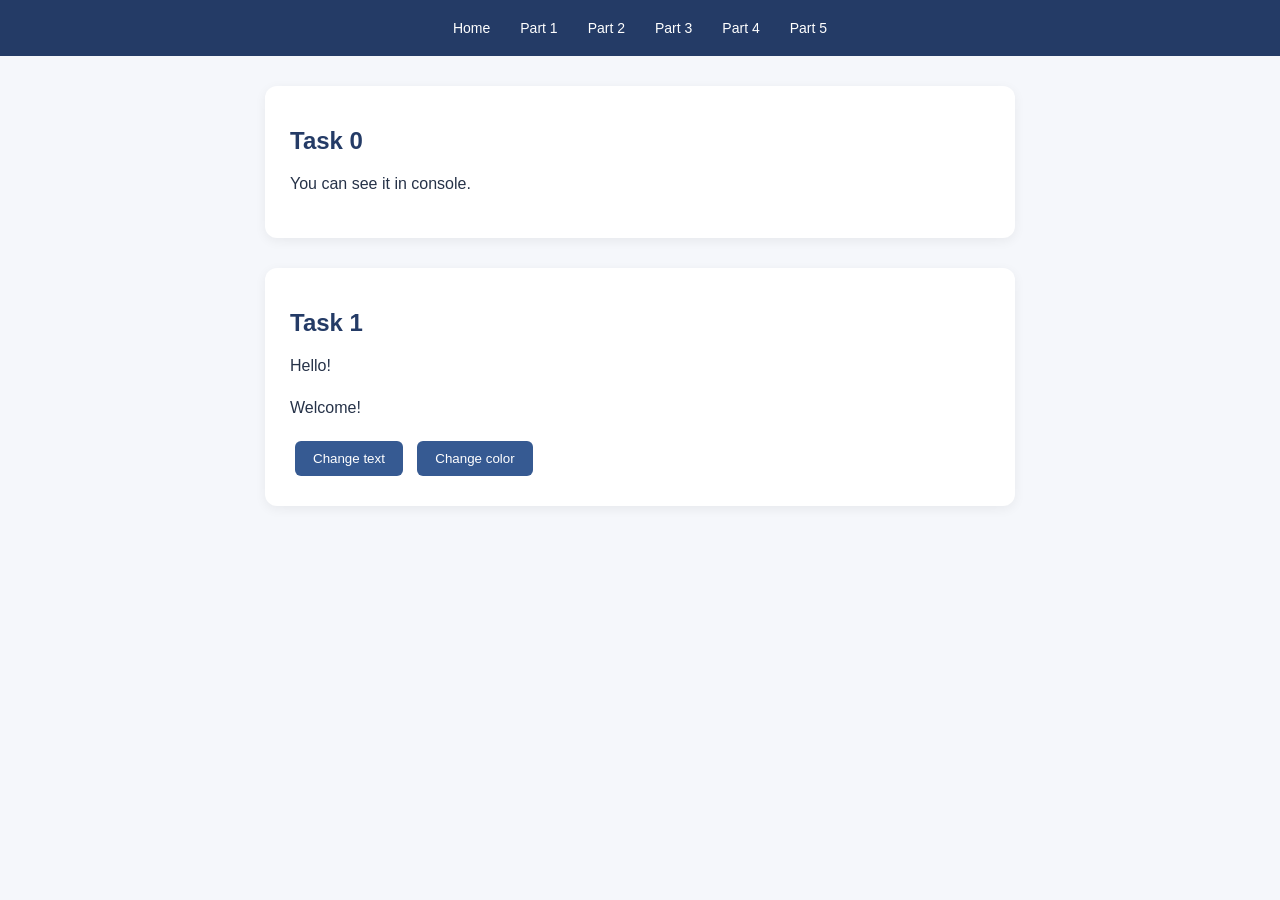
<file: part1.html>
<!DOCTYPE html>
<html lang="en">
<head>
    <meta charset="UTF-8">
    <meta name="viewport" content="width=device-width, initial-scale=1.0">
    <title>Part1</title>
    <link rel="stylesheet" href="style.css">
</head>
<body>
    <nav class="navbar">
        <div class="nav-links">
            <a href="index.html">Home</a>
            <a href="part1.html">Part 1</a>
            <a href="part2.html">Part 2</a>
            <a href="part3.html">Part 3</a>
            <a href="part4.html">Part 4</a>
            <a href="part5.html">Part 5</a>
        </div>
    </nav>
    <div id="Task0" class="task">
    <h1>Task 0</h1>
    <p>You can see it in console.</p>
    </div>

    <div id="Task1" class="task">
    <h1>Task 1</h1>
    <p id="text">Hello!</p>
    <p class="wlcm">Welcome!</p>
    <button id="btn">Change text</button>
    <button id="btn-css">Change color</button>
    </div>

    <script src="https://code.jquery.com/jquery-3.7.1.min.js"></script>
    <script src="part1.js"></script>
</body>
</html>
</file>
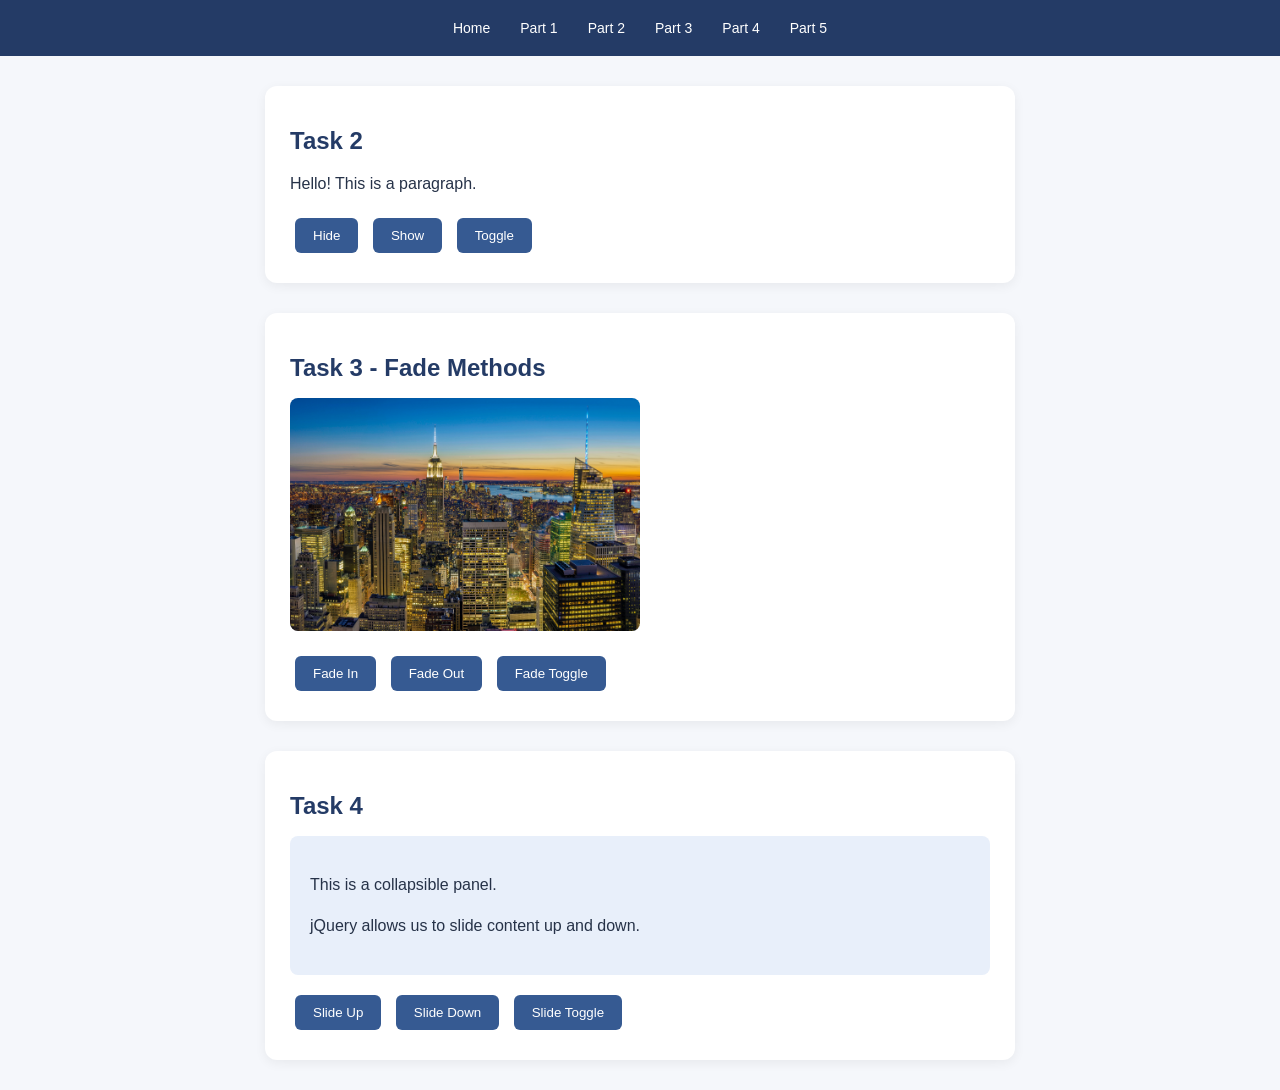
<file: part2.html>
<!DOCTYPE html>
<html lang="en">
<head>
    <meta charset="UTF-8">
    <meta name="viewport" content="width=device-width, initial-scale=1.0">
    <title>Part 2</title>
    <link rel="stylesheet" href="style.css">
</head>
<body>
    <nav class="navbar">
        <div class="nav-links">
            <a href="index.html">Home</a>
            <a href="part1.html">Part 1</a>
            <a href="part2.html">Part 2</a>
            <a href="part3.html">Part 3</a>
            <a href="part4.html">Part 4</a>
            <a href="part5.html">Part 5</a>
        </div>
    </nav>

    <div id="Task2" class="task">

    <h1>Task 2</h1>
    <p id="message">Hello! This is a paragraph.</p>
    <button id="hideBtn">Hide</button>
    <button id="showBtn">Show</button>
    <button id="toggleBtn">Toggle</button>

    </div>

    <div id="Task3" class="task">
    <h1>Task 3 - Fade Methods</h1>
    <img id="fadeImage" src="Lights_of_Rockefeller_Center_during_sunset.jpg" alt="New York">
    <div>
        <button id="fadeInBtn">Fade In</button>
        <button id="fadeOutBtn">Fade Out</button>
        <button id="fadeToggleBtn">Fade Toggle</button>
    </div>

    </div>

    <div id="Task4" class="task">

    <h1>Task 4</h1>

    <div id="slidePanel">
        <p>This is a collapsible panel.</p>
        <p>jQuery allows us to slide content up and down.</p>
    </div>
    
    <button id="slideUpBtn">Slide Up</button>
    <button id="slideDownBtn">Slide Down</button>
    <button id="slideToggleBtn">Slide Toggle</button>

    </div>

    <script src="https://code.jquery.com/jquery-3.7.1.min.js"></script>
    <script src="part2.js"></script>
</body>
</html>
</file>
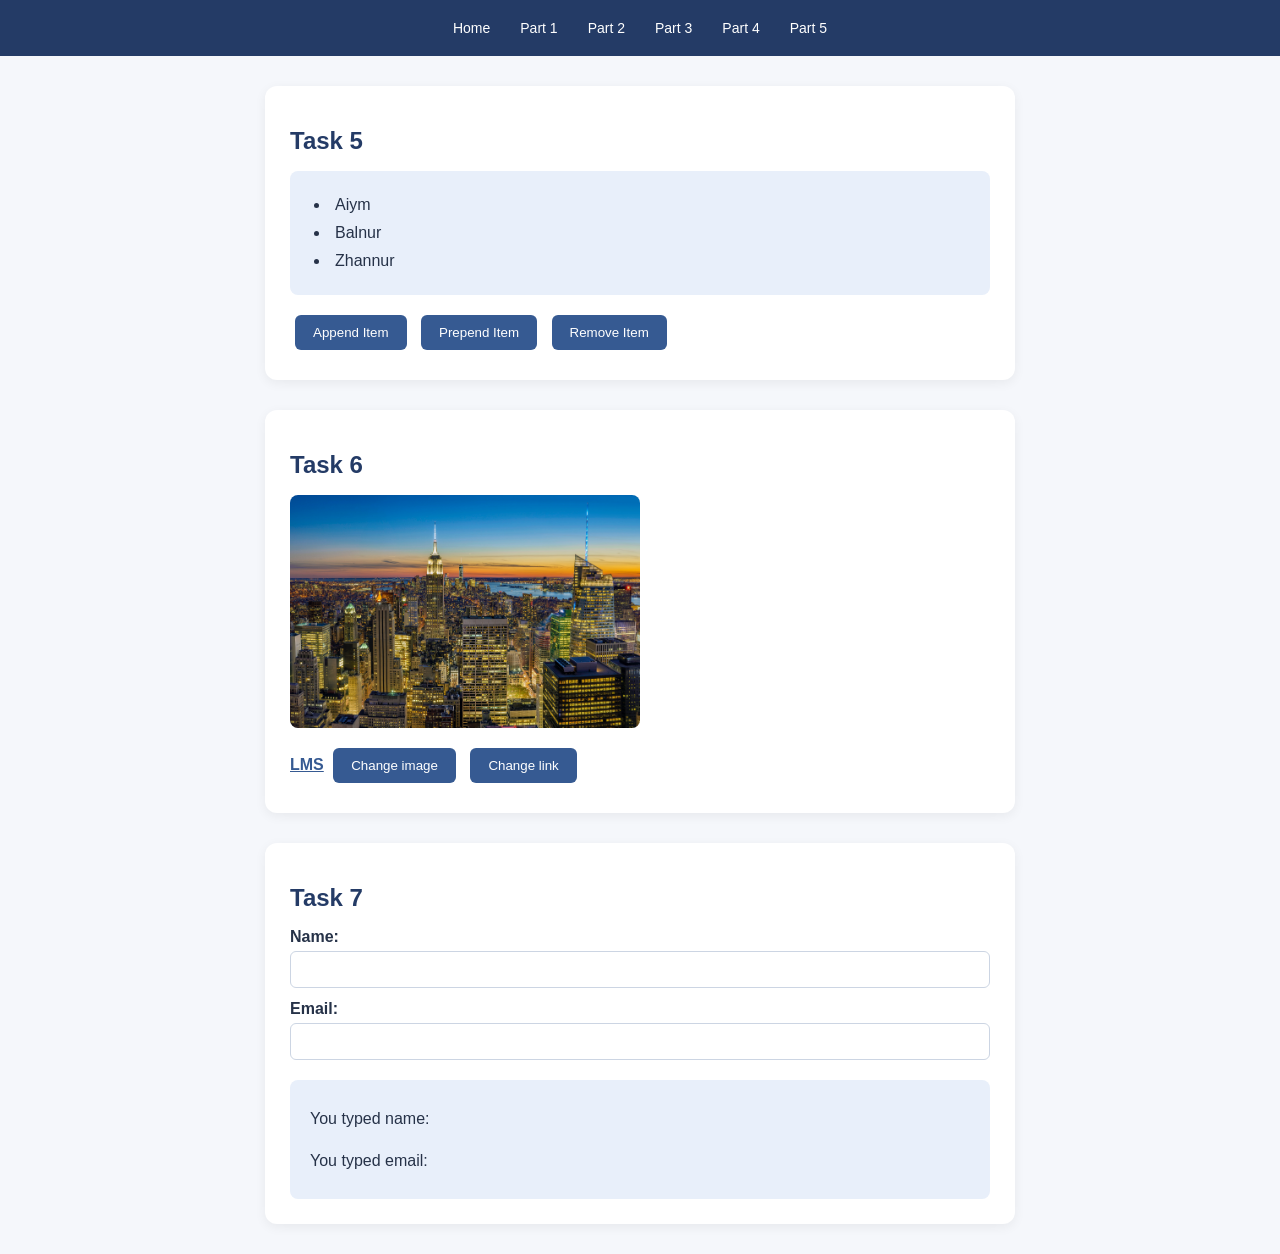
<file: part3.html>
<!DOCTYPE html>
<html lang="en">
<head>
    <meta charset="UTF-8">
    <meta name="viewport" content="width=device-width, initial-scale=1.0">
    <title>Part 3</title>
    <link rel="stylesheet" href="style.css">
</head>
<body>
    <nav class="navbar">
        <div class="nav-links">
            <a href="index.html">Home</a>
            <a href="part1.html">Part 1</a>
            <a href="part2.html">Part 2</a>
            <a href="part3.html">Part 3</a>
            <a href="part4.html">Part 4</a>
            <a href="part5.html">Part 5</a>
        </div>
    </nav>

    <div id="Task5" class="task">
        <h1>Task 5</h1>
        <ul id="List">
            <li>Aiym</li>
            <li>Balnur</li>
            <li>Zhannur</li>
        </ul>

        <button id="appendBtn"> Append Item</button>
        <button id="prependBtn"> Prepend Item </button>
        <button id="removeBtn"> Remove Item </button>
    </div>

    <div id="Task6" class="task">
        <h1>Task 6</h1>
        <img id="img" src="Lights_of_Rockefeller_Center_during_sunset.jpg" alt="New York">
        <a id="link" href="https://lms.astanait.edu.kz/my/">LMS</a>

        <button id="srcBtn">Change image</button>
        <button id="hrefBtn">Change link</button>
    </div>

    <div id="Task7" class="task">
        <h1>Task 7</h1>

        <form id="formInput">
            <label for="name">Name:</label>
            <input type="text" name="name" id="name">
            <label for="email">Email:</label>
            <input type="email" name="email" id="email">
        </form>

        <div id="formOutput">
            <p>You typed name: <span id="displayName"></span></p>
            <p>You typed email: <span id="displayEmail"></span></p>
        </div>
    </div>

    <script src="https://code.jquery.com/jquery-3.7.1.min.js"></script>
    <script src="part3.js"></script>
</body>
</html>
</file>
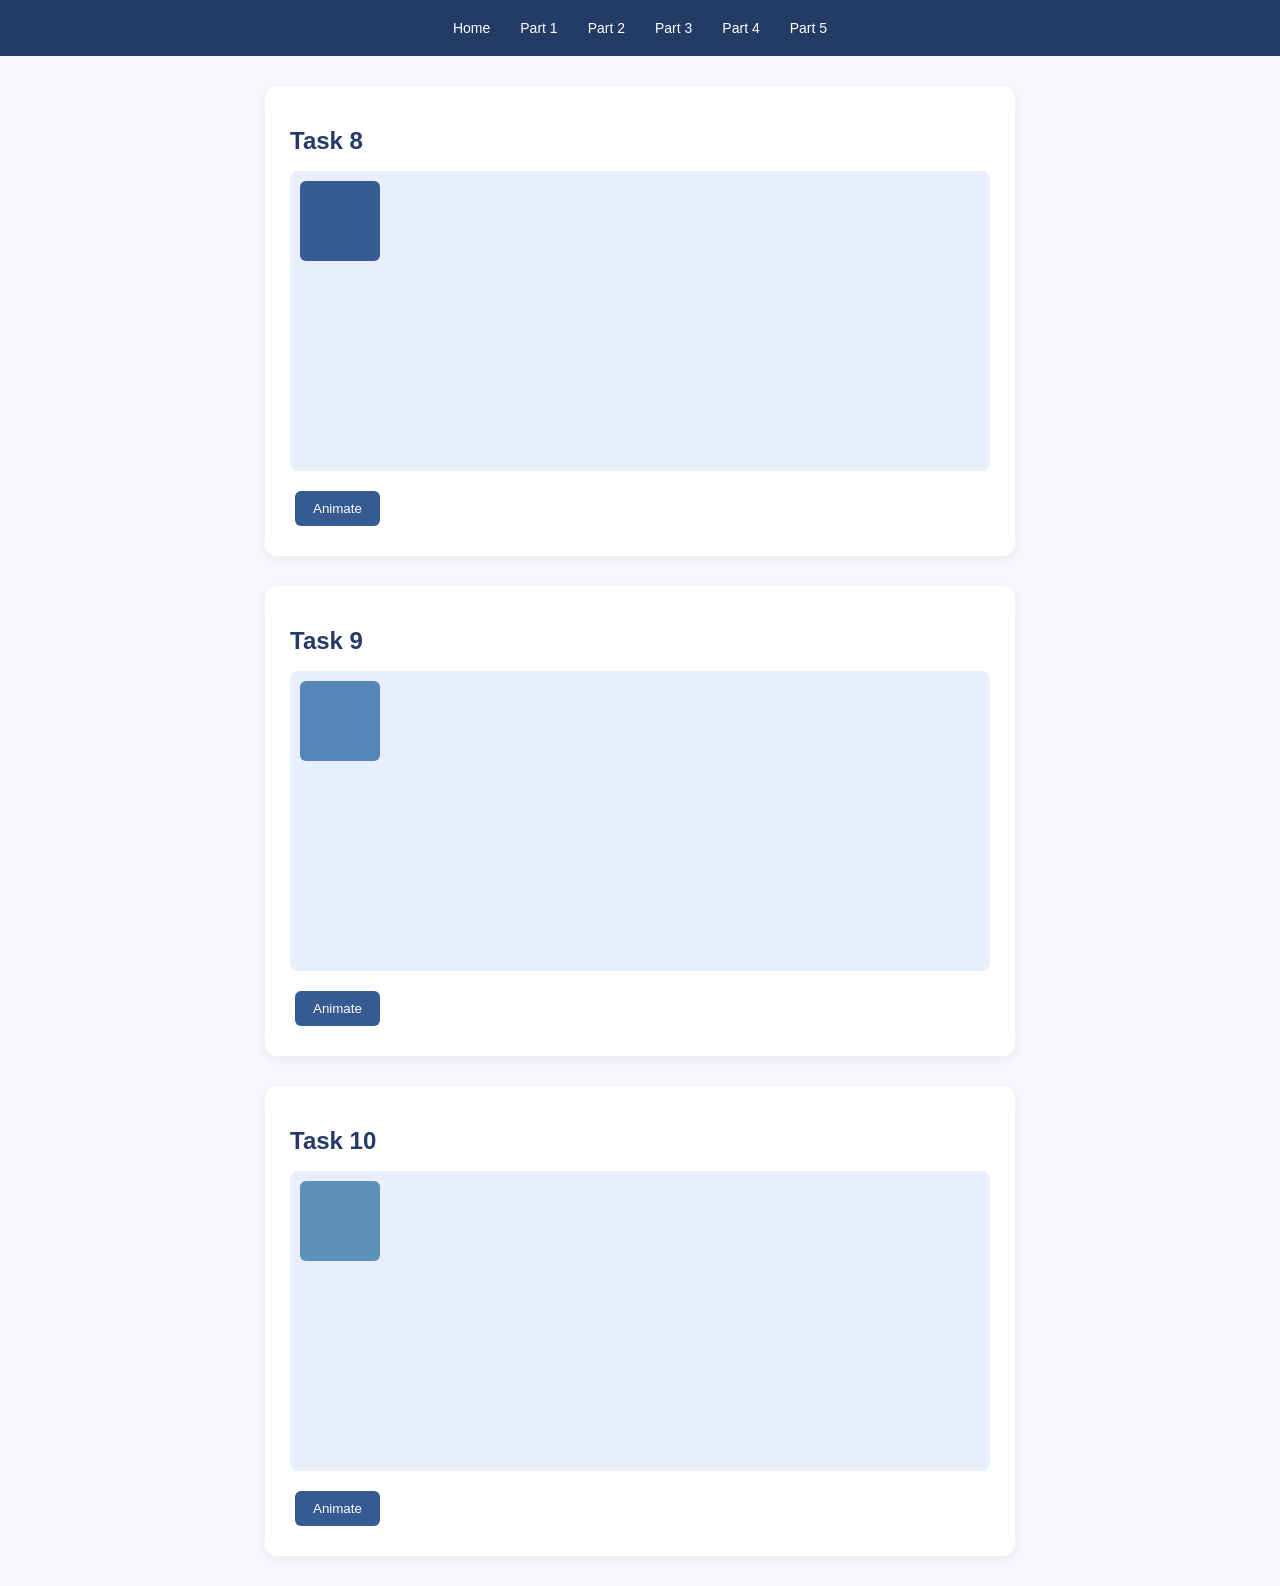
<file: part4.html>
<!DOCTYPE html>
<html lang="en">
<head>
    <meta charset="UTF-8">
    <meta name="viewport" content="width=device-width, initial-scale=1.0">
    <title>Part 4</title>
    <link rel="stylesheet" href="style.css">
</head>
<body>
    <nav class="navbar">
        <div class="nav-links">
            <a href="index.html">Home</a>
            <a href="part1.html">Part 1</a>
            <a href="part2.html">Part 2</a>
            <a href="part3.html">Part 3</a>
            <a href="part4.html">Part 4</a>
            <a href="part5.html">Part 5</a>
        </div>
    </nav>

    <div id="Task8" class="task">
        <h1>Task 8</h1>

        <div class="animationArea">
            <div id="box"></div>
        </div>

        <button id="animateBtn">Animate</button>
    </div>

    <div id="Task9" class="task">
        <h1>Task 9</h1>

        <div class="animationArea">
            <div id="box1"></div>
        </div>
        <button id="animateBtn1">Animate</button>
    </div>

    <div id="Task10" class="task">
        <h1>Task 10</h1>

        <div class="animationArea">
            <div id="box2"></div>
        </div>
        <button id="animateBtn2">Animate</button>
    </div>

    <script src="https://code.jquery.com/jquery-3.7.1.min.js"></script>
    <script src="part4.js"></script>
</body>
</html>
</file>
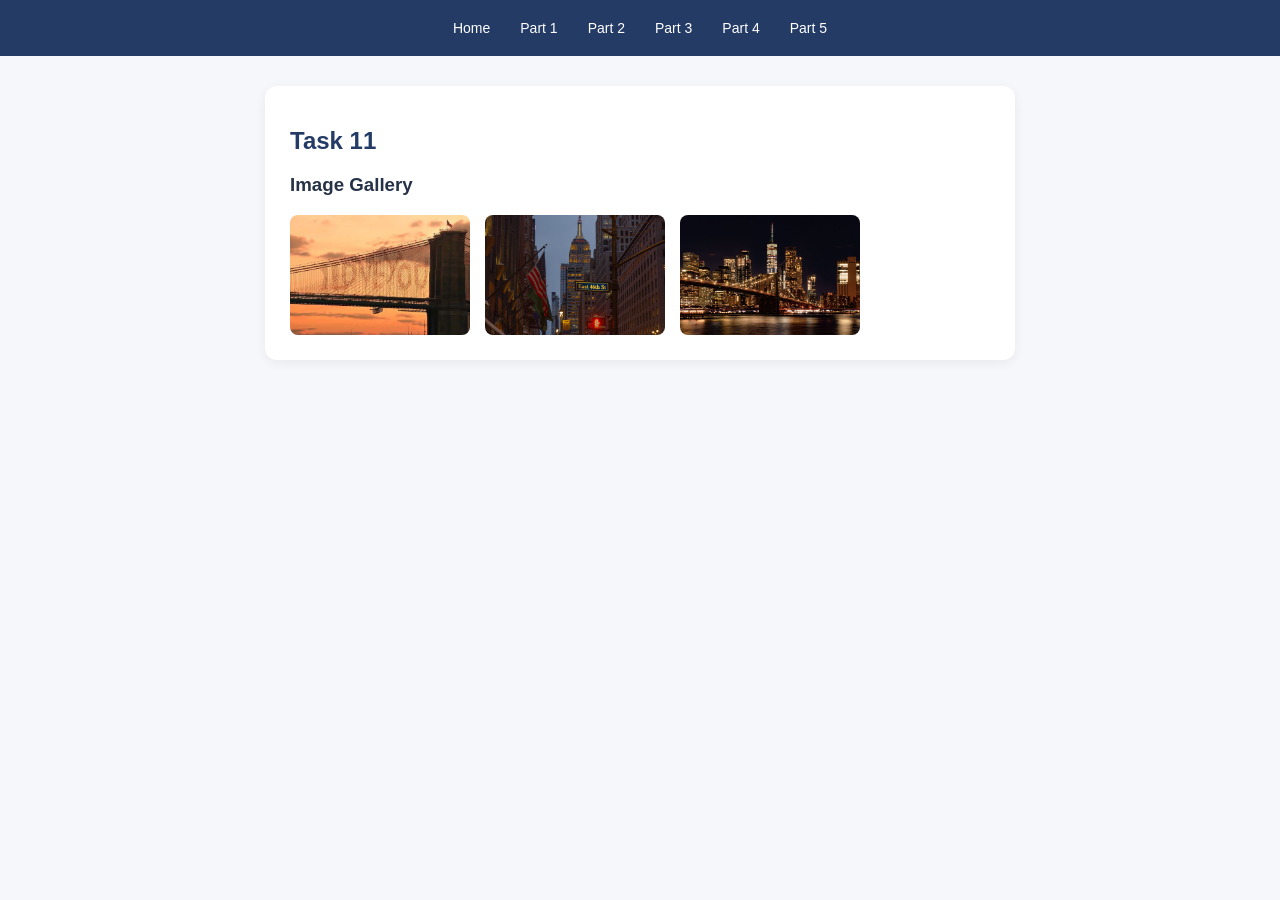
<file: part5.html>
<!DOCTYPE html>
<html lang="en">
<head>
    <meta charset="UTF-8">
    <meta name="viewport" content="width=device-width, initial-scale=1.0">
    <title>Part 5</title>
    <link rel="stylesheet" href="style.css">
</head>
<body>
    <nav class="navbar">
        <div class="nav-links">
            <a href="index.html">Home</a>
            <a href="part1.html">Part 1</a>
            <a href="part2.html">Part 2</a>
            <a href="part3.html">Part 3</a>
            <a href="part4.html">Part 4</a>
            <a href="part5.html">Part 5</a>
        </div>
    </nav>

    <div id="Task11" class="task">
        <h1>Task 11</h1>
        <h3>Image Gallery</h3>

        <div class="thumbnails">
            <img class="thumbnail" src="IMG_3240.JPG" alt="1">
            <img class="thumbnail" src="IMG_3242.JPG" alt="2">
            <img class="thumbnail" src="IMG_3243.JPG" alt="3">
        </div>
    </div>

    <script src="https://code.jquery.com/jquery-3.7.1.min.js"></script>
    <script src="part5.js"></script>
</body>
</html>
</file>
<file: style.css>
* {
    box-sizing: border-box;
}

body {
    margin: 0;
    padding: 0;
    font-family: Arial, sans-serif;
    background-color: #f5f7fb;
    color: #263248;
}

.navbar {
    background-color: #243b66;
    padding: 20px 24px;
}

.nav-links {
    display: flex;
    justify-content: center;
    flex-wrap: wrap;
    gap: 30px;
}

.nav-links a {
    color: white;
    text-decoration: none;
    font-size: 14px;
    transition: 0.3s;
}

.nav-links a:hover {
    color: #94d8ff;
}

.task {
    background-color: white;
    margin: 30px auto;
    padding: 25px;
    max-width: 750px;
    border-radius: 12px;
    box-shadow: 0 3px 12px rgba(0, 0, 0, 0.06);
}

h1 {
    color: #243b66;
    font-size: 24px;
}

p {
    line-height: 1.6;
}

button {
    background-color: #365a92;
    color: white;
    border: none;
    border-radius: 6px;
    padding: 10px 18px;
    margin: 5px;
    cursor: pointer;
}

button:hover {
    background-color: #243b66;
}

#fadeImage {
    width: 350px;
    max-width: 100%;
    border-radius: 8px;
    display: block;
    margin-bottom: 20px;
}

#slidePanel {
    background-color: #e8effa;
    padding: 20px;
    border-radius: 8px;
    margin-bottom: 15px;
}

#List {
    background-color: #e8effa;
    padding: 20px 20px 20px 40px;
    border-radius: 8px;
    margin-bottom: 15px;
}

#List li {
    padding: 5px;
}

#img {
    width: 350px;
    max-width: 100%;
    border-radius: 8px;
    display: block;
    margin-bottom: 15px;
}

#link {
    color: #365a92;
    font-weight: bold;
}

#formInput label {
    display: block;
    margin: 12px 0 5px;
    font-weight: bold;
}

#formInput input {
    width: 100%;
    padding: 10px;
    border: 1px solid #ccd5e3;
    border-radius: 6px;
}

#formOutput {
    background-color: #e8effa;
    margin-top: 20px;
    padding: 10px 20px;
    border-radius: 8px;
}

.animationArea {
    position: relative;
    height: 300px;
    background-color: #e8effa;
    border-radius: 8px;
    margin-bottom: 15px;
    overflow: hidden;
}

#box {
    width: 80px;
    height: 80px;
    background-color: #365a92;
    border-radius: 6px;
    position: absolute;
    top: 10px;
    left: 10px;
}

#box1 {
    width: 80px;
    height: 80px;
    background-color: #5686b8;
    border-radius: 6px;
    position: absolute;
    top: 10px;
    left: 10px;
}

#box2 {
    width: 80px;
    height: 80px;
    background-color: #5c91b8;
    border-radius: 6px;
    position: absolute;
    top: 10px;
    left: 10px;
}

.thumbnails {
    display: flex;
    flex-wrap: wrap;
    align-items: flex-start;
    gap: 15px;
}

.thumbnail {
    width: 180px;
    height: 120px;
    object-fit: cover;
    border-radius: 8px;
    cursor: pointer;
}

.thumbnail:hover {
    opacity: 0.8;
}
</file>
